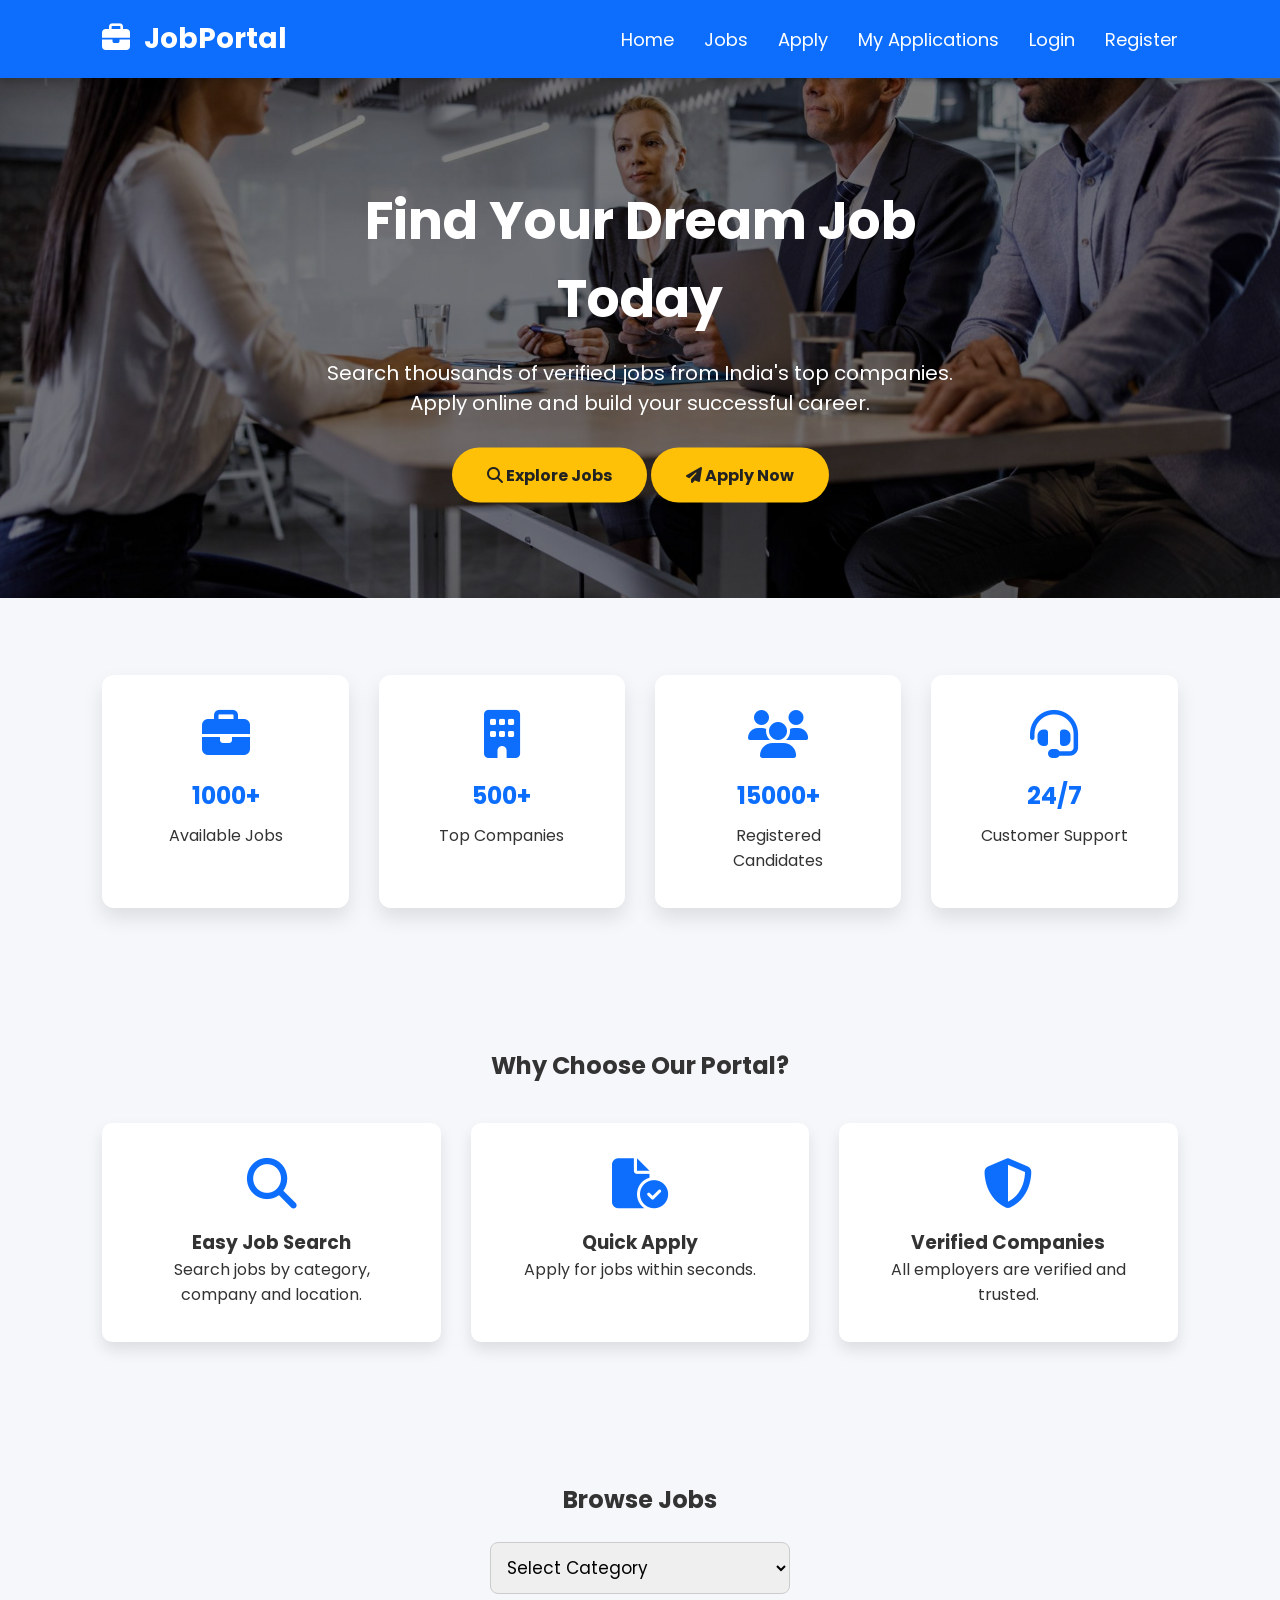
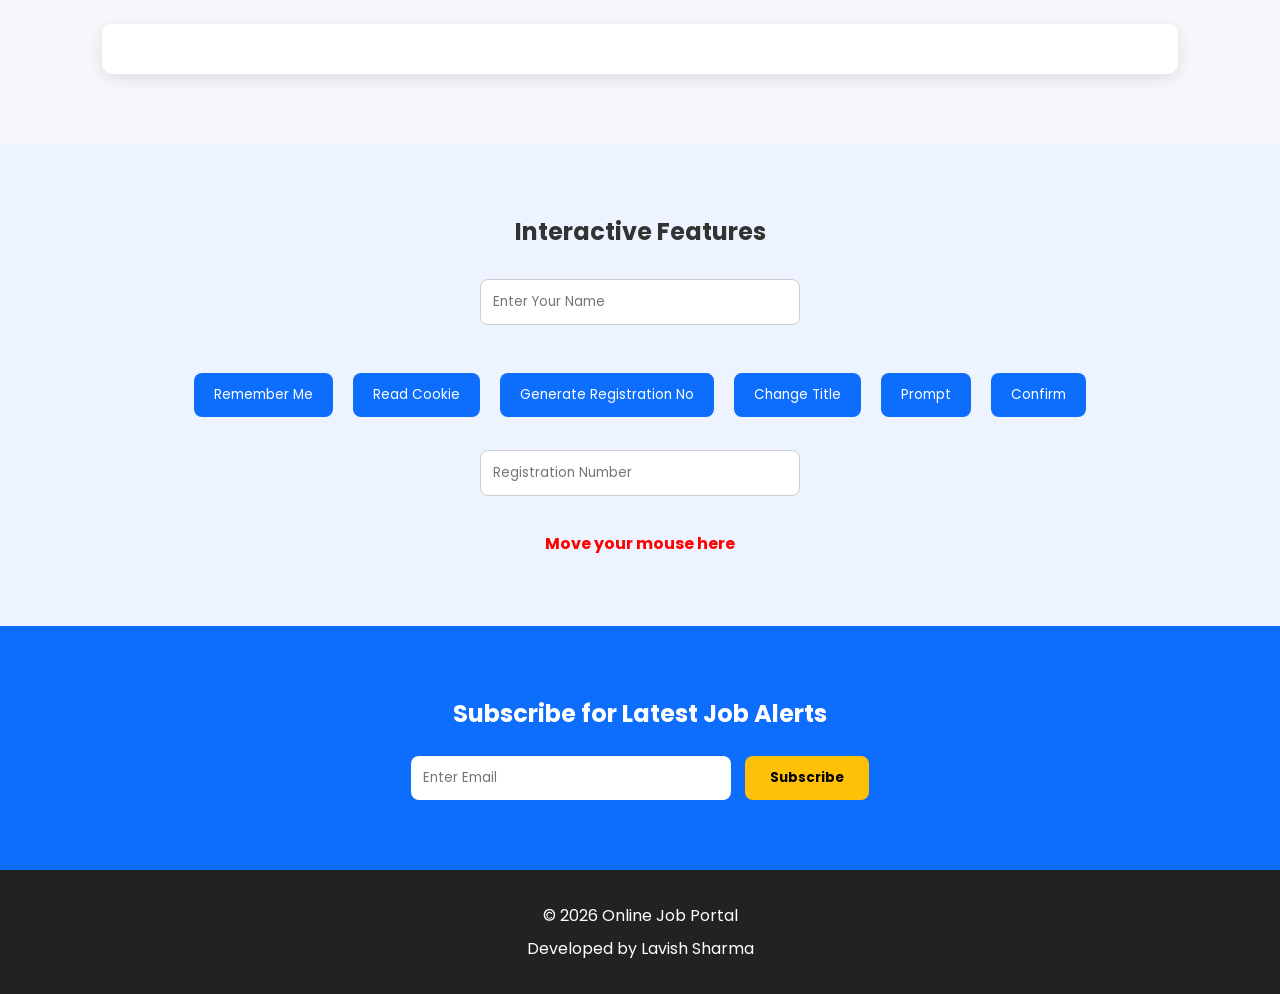
<file: index.html>
<!DOCTYPE html>
<html lang="en">

<head>

    <meta charset="UTF-8">
    <meta name="viewport" content="width=device-width, initial-scale=1.0">

    <title>Online Job Portal</title>

    <link rel="stylesheet" href="css/style.css">

    <link rel="stylesheet"
    href="https://cdnjs.cloudflare.com/ajax/libs/font-awesome/6.5.2/css/all.min.css">

    <link href="https://fonts.googleapis.com/css2?family=Poppins:wght@300;400;500;600;700&display=swap" rel="stylesheet">

</head>

<body>

<!-- ================= NAVIGATION ================= -->

<nav class="navbar">

    <div class="logo">

        <i class="fa-solid fa-briefcase"></i>

        JobPortal

    </div>

    <ul class="nav-links">

        <li><a href="index.html">Home</a></li>

        <li><a href="jobs.html">Jobs</a></li>

        <li><a href="apply.html">Apply</a></li>

        <li><a href="my-applications.html">My Applications</a></li>

        <li><a href="login.html">Login</a></li>

        <li><a href="register.html">Register</a></li>

    </ul>

</nav>

<!-- ================= HERO SECTION ================= -->

<section class="hero">

    <img id="banner"
         src="images/job1.jpg"
         class="slider-image"
         alt="Job Portal">

    <div class="hero-content">

        <h1 id="title">

            Find Your Dream Job Today

        </h1>

        <p>

            Search thousands of verified jobs from India's top companies.

            Apply online and build your successful career.

        </p>

        <div class="hero-buttons">

            <a href="jobs.html" class="btn">

                <i class="fa-solid fa-magnifying-glass"></i>

                Explore Jobs

            </a>

            <a href="apply.html" class="btn apply-btn">

                <i class="fa-solid fa-paper-plane"></i>

                Apply Now

            </a>

        </div>

    </div>

</section>

<!-- ================= FEATURES ================= -->

<section class="features">

<div class="card">

<i class="fa-solid fa-briefcase fa-3x"></i>

<h2>1000+</h2>

<p>Available Jobs</p>

</div>

<div class="card">

<i class="fa-solid fa-building fa-3x"></i>

<h2>500+</h2>

<p>Top Companies</p>

</div>

<div class="card">

<i class="fa-solid fa-users fa-3x"></i>

<h2>15000+</h2>

<p>Registered Candidates</p>

</div>

<div class="card">

<i class="fa-solid fa-headset fa-3x"></i>

<h2>24/7</h2>

<p>Customer Support</p>

</div>

</section>

<!-- ================= WHY CHOOSE US ================= -->

<section class="about">

<h2>Why Choose Our Portal?</h2>

<div class="about-container">

<div>

<i class="fa-solid fa-magnifying-glass"></i>

<h3>Easy Job Search</h3>

<p>

Search jobs by category,

company and location.

</p>

</div>

<div>

<i class="fa-solid fa-file-circle-check"></i>

<h3>Quick Apply</h3>

<p>

Apply for jobs within

seconds.

</p>

</div>

<div>

<i class="fa-solid fa-shield-halved"></i>

<h3>Verified Companies</h3>

<p>

All employers are

verified and trusted.

</p>

</div>

</div>

</section>

<!-- ================= JOB CATEGORY ================= -->

<section class="category-section">

<h2>

Browse Jobs

</h2>

<select id="category" onchange="showJobs()">

<option>Select Category</option>

<option>IT</option>

<option>Bank</option>

<option>Government</option>

<option>Teaching</option>

<option>Marketing</option>

</select>

<div id="jobs">

</div>

</section>

<!-- ================= JAVASCRIPT FEATURES ================= -->

<section class="welcome">

<h2>

Interactive Features

</h2>

<input

type="text"

id="username"

placeholder="Enter Your Name"

onkeyup="typing()">

<br><br>

<button onclick="saveCookie()">

Remember Me

</button>

<button onclick="readCookie()">

Read Cookie

</button>

<button onclick="generateRegNo()">

Generate Registration No

</button>

<button onclick="changeTitle()">

Change Title

</button>

<button onclick="demoPrompt()">

Prompt

</button>

<button onclick="demoConfirm()">

Confirm

</button>

<br><br>

<input

type="text"

id="regNo"

readonly

placeholder="Registration Number">

<p

id="msg"

onmouseover="over()">

Move your mouse here

</p>

</section>

<!-- ================= NEWSLETTER ================= -->

<section class="newsletter">

<h2>

Subscribe for Latest Job Alerts

</h2>

<input

type="email"

placeholder="Enter Email">

<button>

Subscribe

</button>

</section>

<!-- ================= FOOTER ================= -->

<footer>

<p>

© 2026 Online Job Portal

</p>

<p>

Developed by Lavish Sharma

</p>

</footer>

<script src="js/script.js"></script>
</body>
</html>
</file>
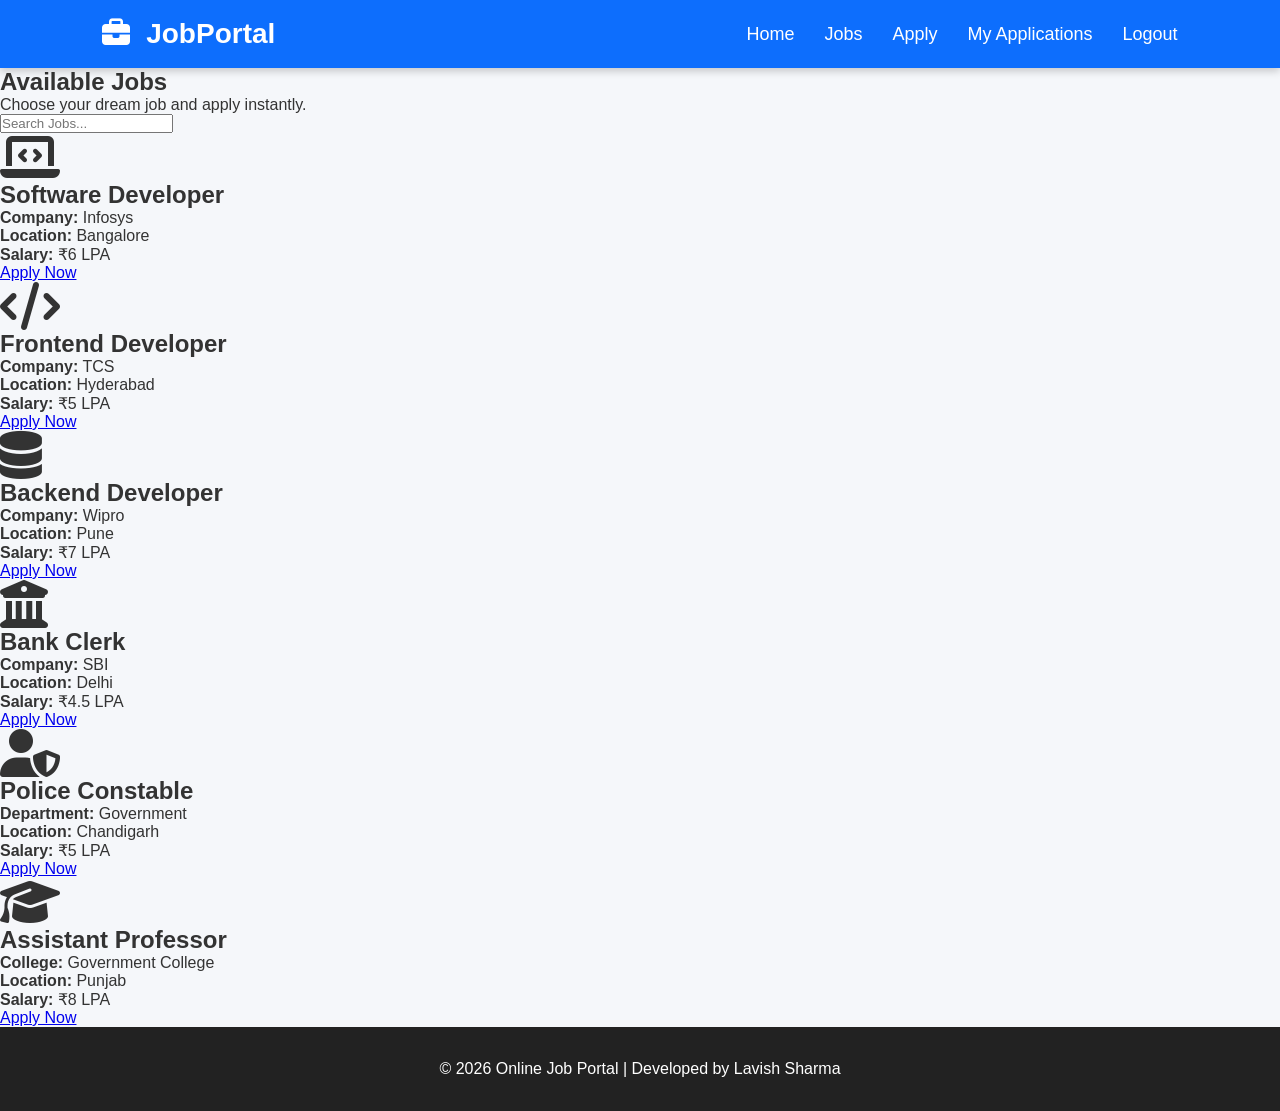
<file: jobs.html>
<!DOCTYPE html>
<html lang="en">
<head>
    <meta charset="UTF-8">
    <meta name="viewport" content="width=device-width, initial-scale=1.0">
    <title>Available Jobs | Job Portal</title>

    <link rel="stylesheet" href="css/style.css">

    <link rel="stylesheet"
    href="https://cdnjs.cloudflare.com/ajax/libs/font-awesome/6.5.2/css/all.min.css">
</head>
<body>

<!-- ================= NAVBAR ================= -->

<nav class="navbar">

    <div class="logo">
        <i class="fa-solid fa-briefcase"></i> JobPortal
    </div>

    <ul class="nav-links">

        <li><a href="index.html">Home</a></li>

        <li><a href="jobs.html">Jobs</a></li>

        <li><a href="apply.html">Apply</a></li>

        <li><a href="my-applications.html">My Applications</a></li>

        <li><a href="login.html">Logout</a></li>

    </ul>

</nav>

<!-- ================= HEADER ================= -->

<section class="jobs-section">

<h1>Available Jobs</h1>

<p>Choose your dream job and apply instantly.</p>

<input
type="text"
id="searchInput"
placeholder="Search Jobs..."
class="search-box"
onkeyup="searchJobs()">

</section>

<!-- ================= JOBS ================= -->

<section class="jobs-grid" id="jobsContainer">

<div class="job-card">

<i class="fa-solid fa-laptop-code fa-3x"></i>

<h2>Software Developer</h2>

<p><b>Company:</b> Infosys</p>

<p><b>Location:</b> Bangalore</p>

<p><b>Salary:</b> ₹6 LPA</p>

<a href="apply.html" class="apply-btn">
Apply Now
</a>

</div>

<div class="job-card">

<i class="fa-solid fa-code fa-3x"></i>

<h2>Frontend Developer</h2>

<p><b>Company:</b> TCS</p>

<p><b>Location:</b> Hyderabad</p>

<p><b>Salary:</b> ₹5 LPA</p>

<a href="apply.html" class="apply-btn">
Apply Now
</a>

</div>

<div class="job-card">

<i class="fa-solid fa-database fa-3x"></i>

<h2>Backend Developer</h2>

<p><b>Company:</b> Wipro</p>

<p><b>Location:</b> Pune</p>

<p><b>Salary:</b> ₹7 LPA</p>

<a href="apply.html" class="apply-btn">
Apply Now
</a>

</div>

<div class="job-card">

<i class="fa-solid fa-building-columns fa-3x"></i>

<h2>Bank Clerk</h2>

<p><b>Company:</b> SBI</p>

<p><b>Location:</b> Delhi</p>

<p><b>Salary:</b> ₹4.5 LPA</p>

<a href="apply.html" class="apply-btn">
Apply Now
</a>

</div>

<div class="job-card">

<i class="fa-solid fa-user-shield fa-3x"></i>

<h2>Police Constable</h2>

<p><b>Department:</b> Government</p>

<p><b>Location:</b> Chandigarh</p>

<p><b>Salary:</b> ₹5 LPA</p>

<a href="apply.html" class="apply-btn">
Apply Now
</a>

</div>

<div class="job-card">

<i class="fa-solid fa-graduation-cap fa-3x"></i>

<h2>Assistant Professor</h2>

<p><b>College:</b> Government College</p>

<p><b>Location:</b> Punjab</p>

<p><b>Salary:</b> ₹8 LPA</p>

<a href="apply.html" class="apply-btn">
Apply Now
</a>

</div>

</section>

<!-- ================= FOOTER ================= -->

<footer>

<p>

© 2026 Online Job Portal | Developed by Lavish Sharma

</p>

</footer>

<script src="js/jobs.js"></script>

</body>
</html>
</file>
<file: css/style.css>
*/* ===========================
   GOOGLE FONT
=========================== */

*{
    margin:0;
    padding:0;
    box-sizing:border-box;
    font-family:'Poppins',sans-serif;
}

body{
    background:#f5f7fa;
    color:#333;
}

/* ===========================
   NAVBAR
=========================== */

.navbar{
    display:flex;
    justify-content:space-between;
    align-items:center;
    padding:18px 8%;
    background:#0d6efd;
    color:white;
    position:sticky;
    top:0;
    z-index:1000;
    box-shadow:0 3px 8px rgba(0,0,0,.2);
}

.logo{
    font-size:28px;
    font-weight:bold;
}

.logo i{
    margin-right:8px;
}

.nav-links{
    display:flex;
    list-style:none;
}

.nav-links li{
    margin-left:30px;
}

.nav-links a{
    color:white;
    text-decoration:none;
    font-size:18px;
    transition:.3s;
}

.nav-links a:hover{
    color:#ffd43b;
}

/* ===========================
   HERO SECTION
=========================== */

.hero{
    position:relative;
    text-align:center;
}

.slider-image{
    width:100%;
    height:520px;
    object-fit:cover;
    filter:brightness(50%);
}

.hero-content{
    position:absolute;
    top:50%;
    left:50%;
    transform:translate(-50%,-50%);
    color:white;
}

.hero-content h1{
    font-size:52px;
    margin-bottom:20px;
}

.hero-content p{
    font-size:20px;
    margin-bottom:30px;
}

.btn{
    display:inline-block;
    padding:15px 35px;
    background:#ffc107;
    color:#222;
    text-decoration:none;
    border-radius:30px;
    font-weight:bold;
    transition:.3s;
}

.btn:hover{
    background:#ff9800;
    color:white;
}

/* ===========================
   FEATURES
=========================== */

.features{
    display:grid;
    grid-template-columns:repeat(auto-fit,minmax(220px,1fr));
    gap:30px;
    padding:70px 8%;
}

.card{
    background:white;
    padding:35px;
    text-align:center;
    border-radius:12px;
    box-shadow:0 10px 20px rgba(0,0,0,.1);
    transition:.3s;
}

.card:hover{
    transform:translateY(-10px);
}

.card i{
    color:#0d6efd;
    margin-bottom:20px;
}

.card h2{
    margin-bottom:10px;
    color:#0d6efd;
}

/* ===========================
   CATEGORY SECTION
=========================== */

.category-section{
    padding:70px 8%;
    text-align:center;
}

.category-section h2{
    margin-bottom:25px;
}

.category-section select{
    width:300px;
    padding:12px;
    border-radius:8px;
    border:1px solid #ccc;
    font-size:17px;
}

#jobs{
    margin-top:30px;
    font-size:18px;
    background:white;
    padding:25px;
    border-radius:10px;
    box-shadow:0 5px 15px rgba(0,0,0,.1);
}

/* ===========================
   WELCOME SECTION
=========================== */

.welcome{
    background:#eef4ff;
    padding:70px 8%;
    text-align:center;
}

.welcome h2{
    margin-bottom:30px;
}

.welcome input{
    width:320px;
    padding:12px;
    border-radius:8px;
    border:1px solid #ccc;
    margin-bottom:15px;
}

.welcome button{
    padding:12px 20px;
    margin:8px;
    border:none;
    border-radius:8px;
    background:#0d6efd;
    color:white;
    cursor:pointer;
    transition:.3s;
}

.welcome button:hover{
    background:#084298;
}

#msg{
    margin-top:20px;
    color:red;
    font-weight:bold;
    cursor:pointer;
}

/* ===========================
   ABOUT SECTION
=========================== */

.about{
    padding:70px 8%;
    text-align:center;
}

.about h2{
    margin-bottom:40px;
}

.about-container{
    display:grid;
    grid-template-columns:repeat(auto-fit,minmax(250px,1fr));
    gap:30px;
}

.about-container div{
    background:white;
    padding:35px;
    border-radius:10px;
    box-shadow:0 8px 15px rgba(0,0,0,.1);
    transition:.3s;
}

.about-container div:hover{
    transform:scale(1.05);
}

.about-container i{
    font-size:50px;
    color:#0d6efd;
    margin-bottom:20px;
}

/* ===========================
   NEWSLETTER
=========================== */

.newsletter{
    background:#0d6efd;
    color:white;
    text-align:center;
    padding:70px 8%;
}

.newsletter h2{
    margin-bottom:25px;
}

.newsletter input{
    width:320px;
    padding:12px;
    border:none;
    border-radius:8px;
}

.newsletter button{
    padding:12px 25px;
    border:none;
    border-radius:8px;
    margin-left:10px;
    background:#ffc107;
    cursor:pointer;
    font-weight:bold;
}

.newsletter button:hover{
    background:#ff9800;
}

/* ===========================
   FOOTER
=========================== */

footer{
    background:#222;
    color:white;
    text-align:center;
    padding:25px;
}

footer p{
    margin:8px;
}

/* ===========================
   RESPONSIVE
=========================== */

@media(max-width:768px){

.navbar{
    flex-direction:column;
}

.nav-links{
    margin-top:20px;
    flex-direction:column;
    text-align:center;
}

.nav-links li{
    margin:10px 0;
}

.hero-content h1{
    font-size:34px;
}

.hero-content p{
    font-size:16px;
}

.slider-image{
    height:350px;
}

.newsletter input{
    width:100%;
    margin-bottom:15px;
}

.newsletter button{
    width:100%;
    margin-left:0;
}

.welcome input{
    width:100%;
}

.category-section select{
    width:100%;
}

}
</file>
